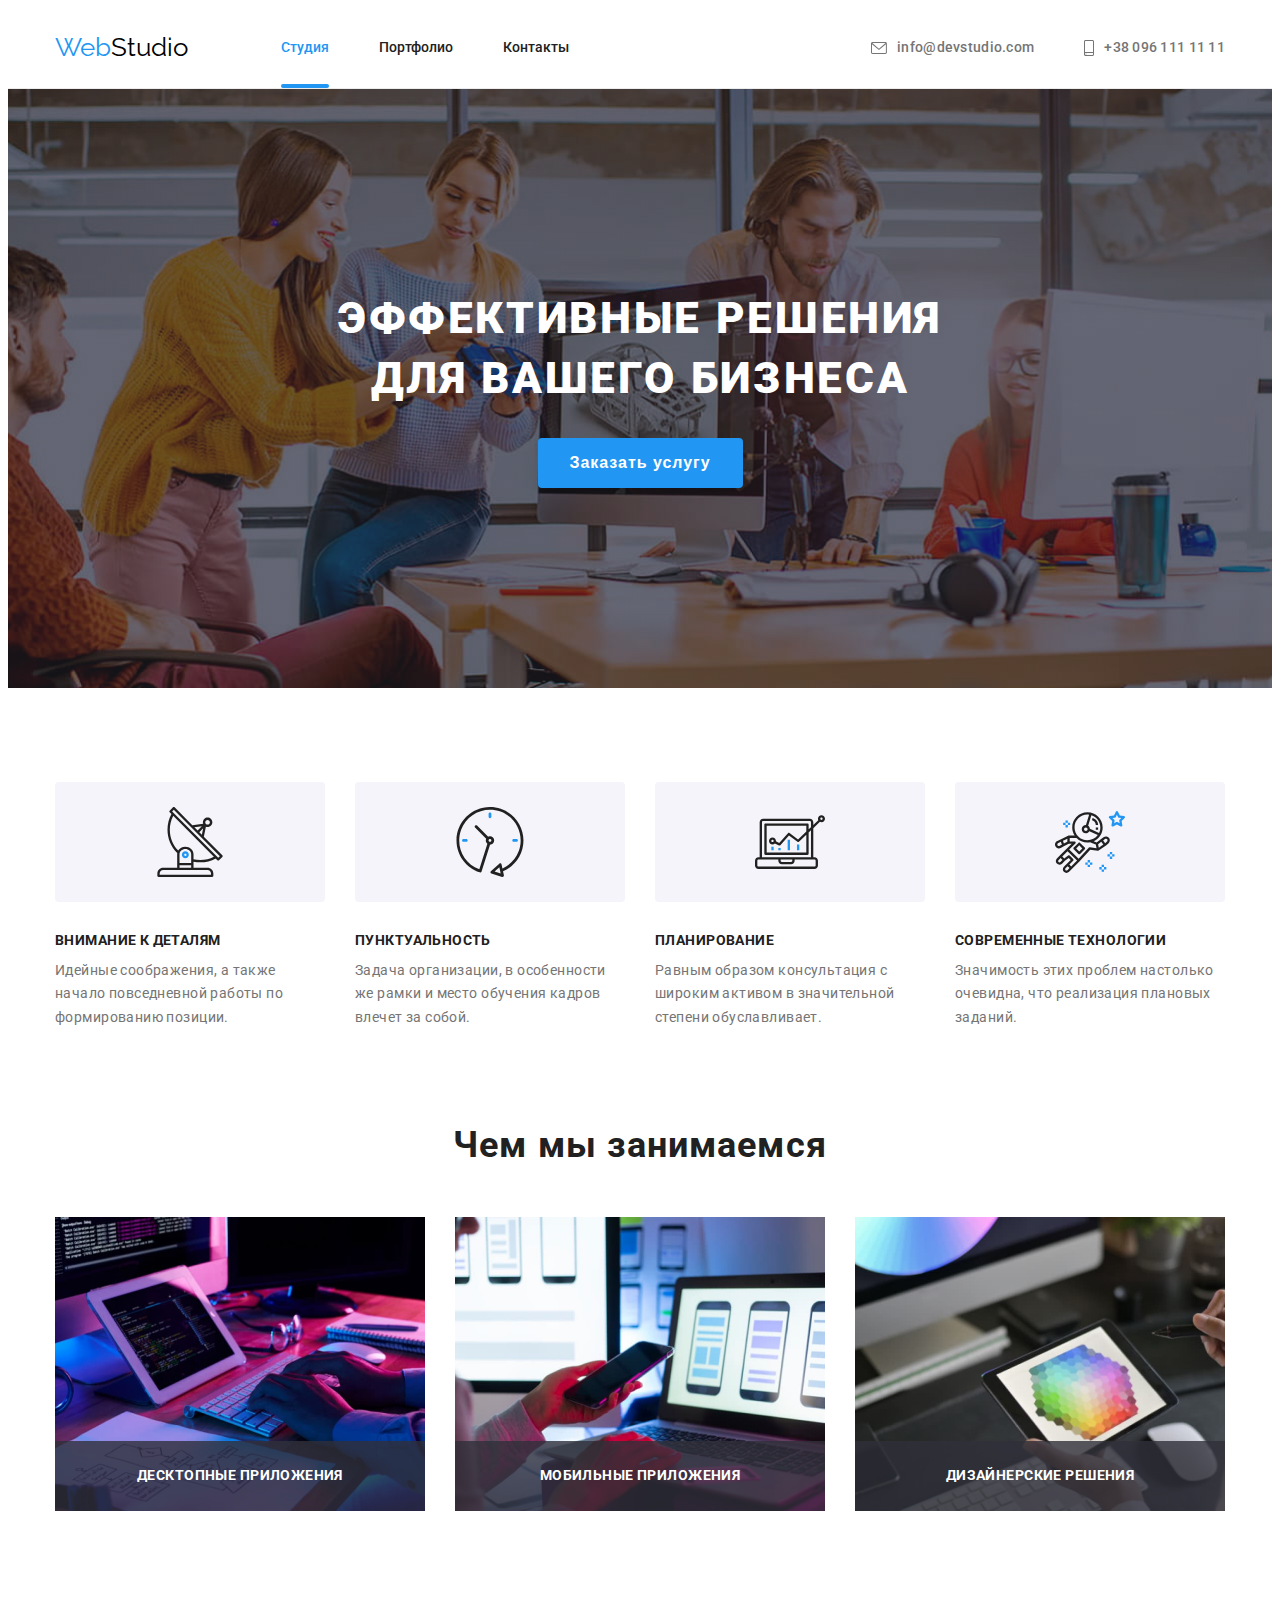
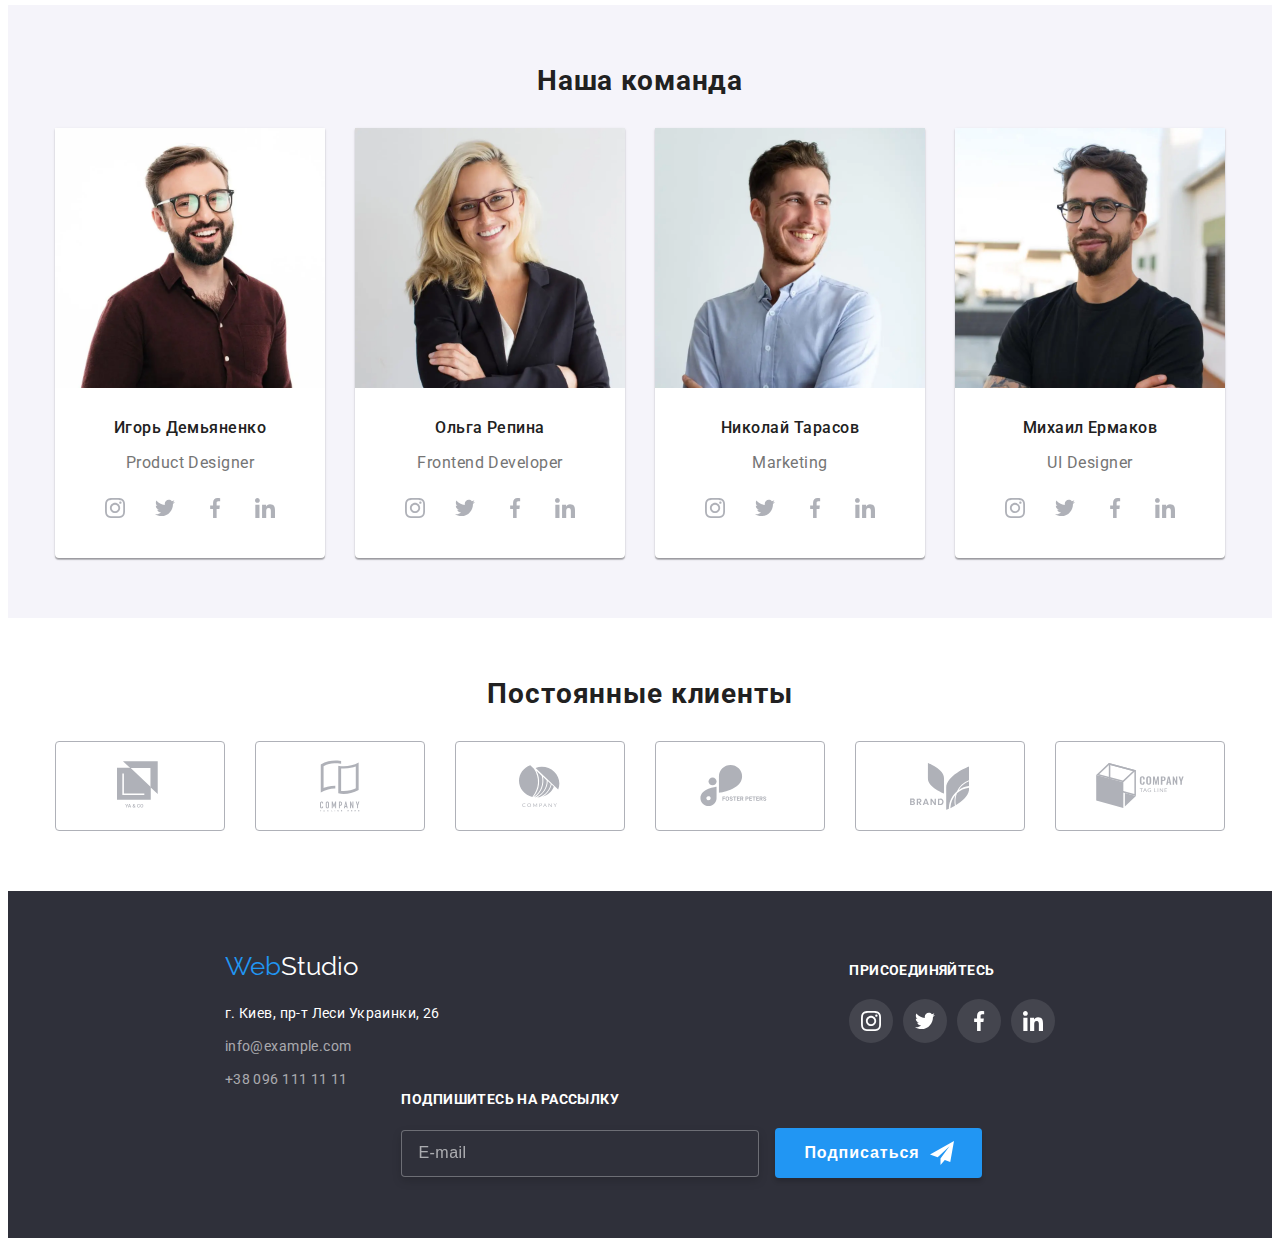
<file: index.html>
<!DOCTYPE html>
<html lang="ru">
  <head>
    <meta charset="UTF-8" />
    <meta http-equiv="X-UA-Compatible" content="IE=edge" />
    <meta name="viewport" content="width=device-width, initial-scale=1.0" />
    <link rel="preconnect" href="https://fonts.gstatic.com" />
    <link
      href="https://fonts.googleapis.com/css2?family=Raleway:wght@700&family=Roboto:wght@400;500;700;900&display=swap"
      rel="stylesheet"
    />
    <link
      rel="stylesheet"
      href="https://cdnjs.cloudflare.com/ajax/libs/modern-normalize/1.0.0/modern-normalize.min.css"
      integrity="sha512-ISS7cAi1PEhQ8jnbJpJZMd29NlhNj4AWYyLOSp2CE/CsHxTCu+r+t0D2yoJudVrd0/8fTVPUVDzY5Tvli75u/g=="
      crossorigin="anonymous"
    />
    <title>goit-markup-hw-08</title>
    <link rel="stylesheet" href="./css/main.min.css" />
  </head>
  <body>
    <!-- Modal window -->
    <div class="backdrop is-hidden" data-modal>
      <div class="modal">
        <button class="modal__btn" type="button" data-modal-close></button>
        <p class="modal__lable">Оставьте свои данные, мы вам перезвоним</p>
        <form class="modal-form">
          <div class="form-field">
            <label class="form-field__label" for="name"> Имя</label>
            <input
              class="form-field__input"
              type="text"
              name="name"
              id="name"
            />
            <svg class="form-field__icon" width="12" height="12">
              <use href="./images/icons.svg#icon-person"></use>
            </svg>
          </div>
          <div class="form-field">
            <label class="form-field__label" for="telephone">Телефон</label>
            <input
              class="form-field__input"
              type="tel"
              name="tel"
              id="telephone"
            />
            <svg class="form-field__icon" width="13" height="13">
              <use href="./images/icons.svg#icon-phone"></use>
            </svg>
          </div>
          <div class="form-field">
            <label class="form-field__label" for="mail">Почта</label>
            <input
              class="form-field__input"
              type="email"
              name="mail"
              id="mail"
            />
            <svg class="form-field__icon" width="15" height="12">
              <use href="./images/icons.svg#icon-mail"></use>
            </svg>
          </div>
          <div class="form-field form-field--margin-bottom">
            <label class="form-field__label" for="comment">Комментарий</label>
            <textarea
              class="form-field__text-area"
              name="comment"
              id="comment"
              placeholder="Введите текст"
            ></textarea>
          </div>
          <label class="form-field__checkbox-lable">
            <input class="form-field__checkbox" type="checkbox" name="policy" />
            <span class="form-field__check-box-part"></span>
            Соглашаюсь с рассылкой и принимаю
            <a href=""> Условия договора</a></label
          >
          <button class="modal-form__btn" type="submit">Отправить</button>
        </form>
      </div>
    </div>
    <!-- Header container -->
    <header class="header">
      <div class="header__container container">
        <nav class="site-nav">
          <a class="site-nav__logo" href="./index.html"
            ><span class="site-nav__logo--logo-part">Web</span>Studio
          </a>
          <ul class="site-nav site-nav--mobile list">
            <li class="site-nav__item">
              <a
                class="site-nav__link site-nav__link--current"
                href="./index.html"
                >Студия</a
              >
            </li>
            <li class="site-nav__item">
              <a class="site-nav__link" href="./portfolio.html">Портфолио</a>
            </li>
            <li class="site-nav__item">
              <a class="site-nav__link" href="">Контакты</a>
            </li>
          </ul>
        </nav>
        <ul class="header-contact list">
          <li class="header-contact__item">
            <a
              class="header-contact__link header-contact__link--top"
              href="mailto:info@devstudio.com"
              ><svg class="header-contact__icon-1">
                <use href="./images/icons.svg#icon-envelope"></use>
              </svg>
              info@devstudio.com</a
            >
          </li>
          <li class="header-contact__item">
            <a
              class="header-contact__link header-contact__link--bottom"
              href="tel:+380961111111"
            >
              <svg class="header-contact__icon-2">
                <use href="./images/icons.svg#icon-smartphone"></use>
              </svg>
              +38 096 111 11 11</a
            >
          </li>
        </ul>
        <button class="mobile-menu-btn" data-menu-button>
          <svg class="mobile-menu-icon">
            <use class="icon-menu" href="./images/icons.svg#icon-menu"></use>
            <use class="icon-close" href="./images/icons.svg#icon-close"></use>
          </svg>
        </button>
      </div>
    </header>
    <div class="mobile-menu" data-menu>
      <div class="mobile-menu-container">
        <ul class="mobile-menu-nav list">
          <li class="mobile-menu-nav__item">
            <a
              class="mobile-menu-nav__link mobile-menu-nav__link--current link"
              href="./index.html"
              >Студия</a
            >
          </li>
          <li class="mobile-menu-nav__item">
            <a class="mobile-menu-nav__link link" href="./portfolio.html"
              >Портфолио</a
            >
          </li>
          <li class="mobile-menu-nav__item">
            <a class="mobile-menu-nav__link link" href="">Контакты</a>
          </li>
        </ul>
        <ul class="mobile-menu-contact list">
          <li class="mobile-menu-contact__item">
            <a class="mobile-menu-contact__link link" href="tel:+380961111111">
              +38 096 111 11 11</a
            >
          </li>
          <li class="mobile-menu-contact__item">
            <a
              class="mobile-menu-contact__link link"
              href="mailto:info@devstudio.com"
            >
              info@devstudio.com</a
            >
          </li>
        </ul>
        <ul class="mobile-menu-social list">
          <li class="mobile-menu-social__item">
            <a class="mobile-menu-social__link link" href="#">Instagram</a>
          </li>
          <li class="mobile-menu-social__item">
            <a class="mobile-menu-social__link link" href="#">Twitter</a>
          </li>
          <li class="mobile-menu-social__item">
            <a class="mobile-menu-social__link link" href="#">Facebook</a>
          </li>
          <li class="mobile-menu-social__item">
            <a class="mobile-menu-social__link link" href="#">LinkedIn</a>
          </li>
        </ul>
      </div>
    </div>
    <!-- Main container -->
    <main>
      <section class="hero">
        <div class="hero__container">
          <h1 class="hero__lable">Эффективные решения для вашего бизнеса</h1>
          <button class="hero__btn" data-modal-open>Заказать услугу</button>
        </div>
      </section>
      <section class="principles">
        <div class="container">
          <h2 class="visually-hidden">Наши принципы</h2>
          <ul class="principles__list grid list">
            <li class="principles__item">
              <div class="principles__wrap">
                <svg class="principles-list-icon" width="70" height="70">
                  <use href="./images/icons.svg#icon-antenna"></use>
                </svg>
              </div>
              <h3 class="principles__lable">Внимание к деталям</h3>
              <p class="principles__text">
                Идейные соображения, а также начало повседневной работы по
                формированию позиции.
              </p>
            </li>
            <li class="principles__item">
              <div class="principles__wrap">
                <svg width="70" height="70">
                  <use href="./images/icons.svg#icon-clock"></use>
                </svg>
              </div>
              <h3 class="principles__lable">Пунктуальность</h3>
              <p class="principles__text">
                Задача организации, в особенности же рамки и место обучения
                кадров влечет за собой.
              </p>
            </li>
            <li class="principles__item">
              <div class="principles__wrap">
                <svg width="70" height="70">
                  <use href="./images/icons.svg#icon-diagram"></use>
                </svg>
              </div>
              <h3 class="principles__lable">Планирование</h3>
              <p class="principles__text">
                Равным образом консультация с широким активом в значительной
                степени обуславливает.
              </p>
            </li>
            <li class="principles__item">
              <div class="principles__wrap">
                <svg width="70" height="70">
                  <use href="./images/icons.svg#icon-astronaut"></use>
                </svg>
              </div>
              <h3 class="principles__lable">Современные технологии</h3>
              <p class="principles__text">
                Значимость этих проблем настолько очевидна, что реализация
                плановых заданий.
              </p>
            </li>
          </ul>
        </div>
      </section>
      <section class="directions">
        <div class="container">
          <h2 class="directions__lable">Чем мы занимаемся</h2>
          <ul class="directions__grid list">
            <li class="directions__item">
              <img src="./images/photo1.jpg" alt="Написание кода" width="370" />
              <p class="directions__img-lable">Десктопные приложения</p>
            </li>
            <li class="directions__item">
              <img
                src="./images/photo2.jpg"
                alt="Адаптивная вёрстка"
                width="370"
              />
              <p class="directions__img-lable">Мобильные приложения</p>
            </li>
            <li class="directions__item">
              <img
                src="./images/photo3.jpg"
                alt="Создание дизайна"
                width="370"
              />
              <p class="directions__img-lable">Дизайнерские решения</p>
            </li>
          </ul>
        </div>
      </section>
      <section class="team">
        <div class="container">
          <h2 class="team__lable">Наша команда</h2>
          <ul class="card-set grid list">
            <li class="card-set__item">
              <picture>
                <source
                  srcset="
                    ./images/desctop/team/product_designer-desctop.webp    1x,
                    ./images/desctop/team/product_designer@2x-desctop.webp 2x
                  "
                  type="image/webp"
                  media="(min-width: 1200px)"
                />
                <source
                  srcset="
                    ./images/tablet/team/product_designer-tablet.webp    1x,
                    ./images/tablet/team/product_designer@2x-tablet.webp 2x
                  "
                  type="image/webp"
                  media="(min-width: 768px)"
                />
                <source
                  srcset="
                    ./images/mobile/team/product_designer-mobile.webp    1x,
                    ./images/mobile/team/product_designer@2x-mobile.webp 2x
                  "
                  type="image/webp"
                  media="(max-width: 767px)"
                />

                <source
                  srcset="
                    ./images/desctop/team/product_designer-desctop.jpg    1x,
                    ./images/desctop/team/product_designer@2x-desctop.jpg 2x
                  "
                  media="(min-width: 1200px)"
                />
                <source
                  srcset="
                    ./images/tablet/team/product_designer-tablet.jpg    1x,
                    ./images/tablet/team/product_designer@2x-tablet.jpg 2x
                  "
                  media="(min-width: 768px)"
                />
                <source
                  srcset="
                    ./images/mobile/team/product_designer-mobile.jpg    1x,
                    ./images/mobile/team/product_designer@2x-mobile.jpg 2x
                  "
                  media="(max-width: 767px)"
                />
                <img
                  src="./images/desctop/team/product_designer-desctop.jpg"
                  alt="Product Designer"
                  width="450"
                />
              </picture>
              <div class="card-set__wrap">
                <h3 class="card-set__lable">Игорь Демьяненко</h3>
                <p class="card-set__text" lang="en">Product Designer</p>
                <ul class="card-set-bottom__list list">
                  <li class="card-set-bottom__item">
                    <a class="card-set-bottom__link" href="#">
                      <svg class="card-set-bottom__icon">
                        <use href="./images/icons.svg#icon-instagram"></use>
                      </svg>
                    </a>
                  </li>
                  <li class="card-set-bottom__item">
                    <a class="card-set-bottom__link" href="#">
                      <svg class="card-set-bottom__icon">
                        <use href="./images/icons.svg#icon-twitter"></use>
                      </svg>
                    </a>
                  </li>
                  <li class="card-set-bottom__item">
                    <a class="card-set-bottom__link" href="#">
                      <svg class="card-set-bottom__icon">
                        <use href="./images/icons.svg#icon-facebook"></use>
                      </svg>
                    </a>
                  </li>
                  <li class="card-set-bottom__item">
                    <a class="card-set-bottom__link" href="#">
                      <svg class="card-set-bottom__icon">
                        <use href="./images/icons.svg#icon-linkedin"></use>
                      </svg>
                    </a>
                  </li>
                </ul>
              </div>
            </li>
            <li class="card-set__item">
              <picture>
                <source
                  srcset="
                    ./images/desctop/team/frontend_developer-desctop.webp    1x,
                    ./images/desctop/team/frontend_developer@2x-desctop.webp 2x
                  "
                  type="image/webp"
                  media="(min-width: 1200px)"
                />
                <source
                  srcset="
                    ./images/tablet/team/frontend_developer-tablet.webp    1x,
                    ./images/tablet/team/frontend_developer@2x-tablet.webp 2x
                  "
                  type="image/webp"
                  media="(min-width: 768px)"
                />
                <source
                  srcset="
                    ./images/mobile/team/frontend_developer-mobile.webp    1x,
                    ./images/mobile/team/frontend_developer@2x-mobile.webp 2x
                  "
                  type="image/webp"
                  media="(max-width: 767px)"
                />

                <source
                  srcset="
                    ./images/desctop/team/frontend_developer-desctop.jpg    1x,
                    ./images/desctop/team/frontend_developer@2x-desctop.jpg 2x
                  "
                  media="(min-width: 1200px)"
                />
                <source
                  srcset="
                    ./images/tablet/team/frontend_developer-tablet.jpg    1x,
                    ./images/tablet/team/frontend_developer@2x-tablet.jpg 2x
                  "
                  media="(min-width: 768px)"
                />
                <source
                  srcset="
                    ./images/mobile/team/frontend_developer-mobile.jpg    1x,
                    ./images/mobile/team/frontend_developer@2x-mobile.jpg 2x
                  "
                  media="(max-width: 767px)"
                />
                <img
                  src="./images/desctop/team/frontend_developer-desctop.jpg"
                  alt="Frontend Developer"
                  width="450"
                />
              </picture>
              <div class="card-set__wrap">
                <h3 class="card-set__lable">Ольга Репина</h3>
                <p class="card-set__text" lang="en">Frontend Developer</p>
                <ul class="card-set-bottom__list list">
                  <li class="card-set-bottom__item">
                    <a class="card-set-bottom__link" href="#">
                      <svg class="card-set-bottom__icon">
                        <use href="./images/icons.svg#icon-instagram"></use>
                      </svg>
                    </a>
                  </li>
                  <li class="card-set-bottom__item">
                    <a class="card-set-bottom__link" href="#">
                      <svg class="card-set-bottom__icon">
                        <use href="./images/icons.svg#icon-twitter"></use>
                      </svg>
                    </a>
                  </li>
                  <li class="card-set-bottom__item">
                    <a class="card-set-bottom__link" href="#">
                      <svg class="card-set-bottom__icon">
                        <use href="./images/icons.svg#icon-facebook"></use>
                      </svg>
                    </a>
                  </li>
                  <li class="card-set-bottom__item">
                    <a class="card-set-bottom__link" href="#">
                      <svg class="card-set-bottom__icon">
                        <use href="./images/icons.svg#icon-linkedin"></use>
                      </svg>
                    </a>
                  </li>
                </ul>
              </div>
            </li>
            <li class="card-set__item">
              <picture>
                <source
                  srcset="
                    ./images/desctop/team/marketing-desctop.webp    1x,
                    ./images/desctop/team/marketing@2x-desctop.webp 2x
                  "
                  type="image/webp"
                  media="(min-width: 1200px)"
                />
                <source
                  srcset="
                    ./images/tablet/team/marketing-tablet.webp    1x,
                    ./images/tablet/team/marketing@2x-tablet.webp 2x
                  "
                  type="image/webp"
                  media="(min-width: 768px)"
                />
                <source
                  srcset="
                    ./images/mobile/team/marketing-mobile.webp    1x,
                    ./images/mobile/team/marketing@2x-mobile.webp 2x
                  "
                  type="image/webp"
                  media="(max-width: 767px)"
                />

                <source
                  srcset="
                    ./images/desctop/team/marketing-desctop.jpg    1x,
                    ./images/desctop/team/marketing@2x-desctop.jpg 2x
                  "
                  media="(min-width: 1200px)"
                />
                <source
                  srcset="
                    ./images/tablet/team/marketing-tablet.jpg    1x,
                    ./images/tablet/team/marketing@2x-tablet.jpg 2x
                  "
                  media="(min-width: 768px)"
                />
                <source
                  srcset="
                    ./images/mobile/team/marketing-mobile.jpg    1x,
                    ./images/mobile/team/marketing@2x-mobile.jpg 2x
                  "
                  media="(max-width: 767px)"
                />
                <img
                  src="./images/desctop/team/marketing-desctop.jpg"
                  alt="Marketing"
                  width="450"
                />
              </picture>
              <div class="card-set__wrap">
                <h3 class="card-set__lable">Николай Тарасов</h3>
                <p class="card-set__text" lang="en">Marketing</p>
                <ul class="card-set-bottom__list list">
                  <li class="card-set-bottom__item">
                    <a class="card-set-bottom__link" href="#">
                      <svg class="card-set-bottom__icon">
                        <use href="./images/icons.svg#icon-instagram"></use>
                      </svg>
                    </a>
                  </li>
                  <li class="card-set-bottom__item">
                    <a class="card-set-bottom__link" href="#">
                      <svg class="card-set-bottom__icon">
                        <use href="./images/icons.svg#icon-twitter"></use>
                      </svg>
                    </a>
                  </li>
                  <li class="card-set-bottom__item">
                    <a class="card-set-bottom__link" href="#">
                      <svg class="card-set-bottom__icon">
                        <use href="./images/icons.svg#icon-facebook"></use>
                      </svg>
                    </a>
                  </li>
                  <li class="card-set-bottom__item">
                    <a class="card-set-bottom__link" href="#">
                      <svg class="card-set-bottom__icon">
                        <use href="./images/icons.svg#icon-linkedin"></use>
                      </svg>
                    </a>
                  </li>
                </ul>
              </div>
            </li>
            <li class="card-set__item">
              <picture>
                <source
                  srcset="
                    ./images/desctop/team/ui_designer-desctop.webp    1x,
                    ./images/desctop/team/ui_designer@2x-desctop.webp 2x
                  "
                  type="image/webp"
                  media="(min-width: 1200px)"
                />
                <source
                  srcset="
                    ./images/tablet/team/ui_designer-tablet.webp    1x,
                    ./images/tablet/team/ui_designer@2x-tablet.webp 2x
                  "
                  type="image/webp"
                  media="(min-width: 768px)"
                />
                <source
                  srcset="
                    ./images/mobile/team/ui_designer-mobile.webp    1x,
                    ./images/mobile/team/ui_designer@2x-mobile.webp 2x
                  "
                  type="image/webp"
                  media="(max-width: 767px)"
                />

                <source
                  srcset="
                    ./images/desctop/team/ui_designer-desctop.jpg    1x,
                    ./images/desctop/team/ui_designer@2x-desctop.jpg 2x
                  "
                  media="(min-width: 1200px)"
                />
                <source
                  srcset="
                    ./images/tablet/team/ui_designer-tablet.jpg    1x,
                    ./images/tablet/team/ui_designer@2x-tablet.jpg 2x
                  "
                  media="(min-width: 768px)"
                />
                <source
                  srcset="
                    ./images/mobile/team/ui_designer-mobile.jpg    1x,
                    ./images/mobile/team/ui_designer@2x-mobile.jpg 2x
                  "
                  media="(max-width: 767px)"
                />
                <img
                  src="./images/desctop/team/ui_designer-desctop.jpg"
                  alt="UI Designer"
                  width="450"
                />
              </picture>
              <div class="card-set__wrap">
                <h3 class="card-set__lable">Михаил Ермаков</h3>
                <p class="card-set__text" lang="en">UI Designer</p>
                <ul class="card-set-bottom__list list">
                  <li class="card-set-bottom__item">
                    <a class="card-set-bottom__link" href="#">
                      <svg class="card-set-bottom__icon">
                        <use href="./images/icons.svg#icon-instagram"></use>
                      </svg>
                    </a>
                  </li>
                  <li class="card-set-bottom__item">
                    <a class="card-set-bottom__link" href="#">
                      <svg class="card-set-bottom__icon">
                        <use href="./images/icons.svg#icon-twitter"></use>
                      </svg>
                    </a>
                  </li>
                  <li class="card-set-bottom__item">
                    <a class="card-set-bottom__link" href="#">
                      <svg class="card-set-bottom__icon">
                        <use href="./images/icons.svg#icon-facebook"></use>
                      </svg>
                    </a>
                  </li>
                  <li class="card-set-bottom__item">
                    <a class="card-set-bottom__link" href="#">
                      <svg class="card-set-bottom__icon">
                        <use href="./images/icons.svg#icon-linkedin"></use>
                      </svg>
                    </a>
                  </li>
                </ul>
              </div>
            </li>
          </ul>
        </div>
      </section>
      <section class="clients">
        <div class="container">
          <h2 class="clients__lable">Постоянные клиенты</h2>
          <ul class="grid list">
            <li class="grid__item clients__item">
              <a href="#" class="clients__link">
                <svg class="clients__icon" width="45" height="50">
                  <use href="./images/icons.svg#icon-logo"></use>
                </svg>
              </a>
            </li>
            <li class="grid__item clients__item">
              <a href="#" class="clients__link">
                <svg class="clients__icon" width="40" height="52">
                  <use href="./images/icons.svg#icon-logo-2"></use>
                </svg>
              </a>
            </li>
            <li class="grid__item clients__item">
              <a href="#" class="clients__link">
                <svg class="clients__icon" width="41" height="42.6">
                  <use href="./images/icons.svg#icon-logo-3"></use>
                </svg>
              </a>
            </li>
            <li class="grid__item clients__item">
              <a href="#" class="clients__link">
                <svg class="clients__icon" width="79.66" height="42.02">
                  <use href="./images/icons.svg#icon-logo-4"></use>
                </svg>
              </a>
            </li>
            <li class="grid__item clients__item">
              <a href="#" class="clients__link">
                <svg class="clients__icon" width="59" height="47">
                  <use href="./images/icons.svg#icon-logo-5"></use>
                </svg>
              </a>
            </li>
            <li class="grid__item clients__item">
              <a href="#" class="clients__link">
                <svg class="clients__icon" width="88.48" height="45.44">
                  <use href="./images/icons.svg#icon-logo-6"></use>
                </svg>
              </a>
            </li>
          </ul>
        </div>
      </section>
    </main>
    <!-- Footer container -->
    <footer class="footer">
      <div class="footer-container container">
        <div class="footer-adress-container">
          <a class="footer-logo" href="./index.html"
            ><span class="footer-logo__part">Web</span>Studio</a
          >
          <address class="footer-adress">
            <ul class="list">
              <li class="footer-adress__item">
                г. Киев, пр-т Леси Украинки, 26
              </li>
              <li class="footer-adress__item">
                <a class="footer-adress__link" href="mailto:info@example.com"
                  >info@example.com</a
                >
              </li>
              <li class="footer-adress__item">
                <a class="footer-adress__link" href="tel:+380961111111"
                  >+38 096 111 11 11</a
                >
              </li>
            </ul>
          </address>
        </div>
        <div class="footer-social">
          <h3 class="footer-social__label">присоединяйтесь</h3>
          <ul class="footer-social__list list">
            <li class="footer-social__item">
              <a class="footer-social__link" href="#">
                <svg class="footer-social__icon">
                  <use href="./images/icons.svg#icon-instagram"></use>
                </svg>
              </a>
            </li>
            <li class="footer-social__item">
              <a class="footer-social__link" href="#">
                <svg class="footer-social__icon">
                  <use href="./images/icons.svg#icon-twitter"></use>
                </svg>
              </a>
            </li>
            <li class="footer-social__item">
              <a class="footer-social__link" href="#">
                <svg class="footer-social__icon">
                  <use href="./images/icons.svg#icon-facebook"></use>
                </svg>
              </a>
            </li>
            <li class="footer-social__item">
              <a class="footer-social__link" href="#">
                <svg class="footer-social__icon">
                  <use href="./images/icons.svg#icon-linkedin"></use>
                </svg>
              </a>
            </li>
          </ul>
        </div>
        <div class="footer-form">
          <h3 class="footer-form__label">Подпишитесь на рассылку</h3>
          <form>
            <label>
              <input
                class="footer-form__input"
                type="email"
                name="email"
                placeholder="E-mail"
              />
            </label>
            <button class="footer-form__btn" type="submit">Подписаться</button>
          </form>
        </div>
      </div>
    </footer>
    <script src="./js/menu.js"></script>
    <script src="./js/modal.js"></script>
  </body>
</html>
</file>
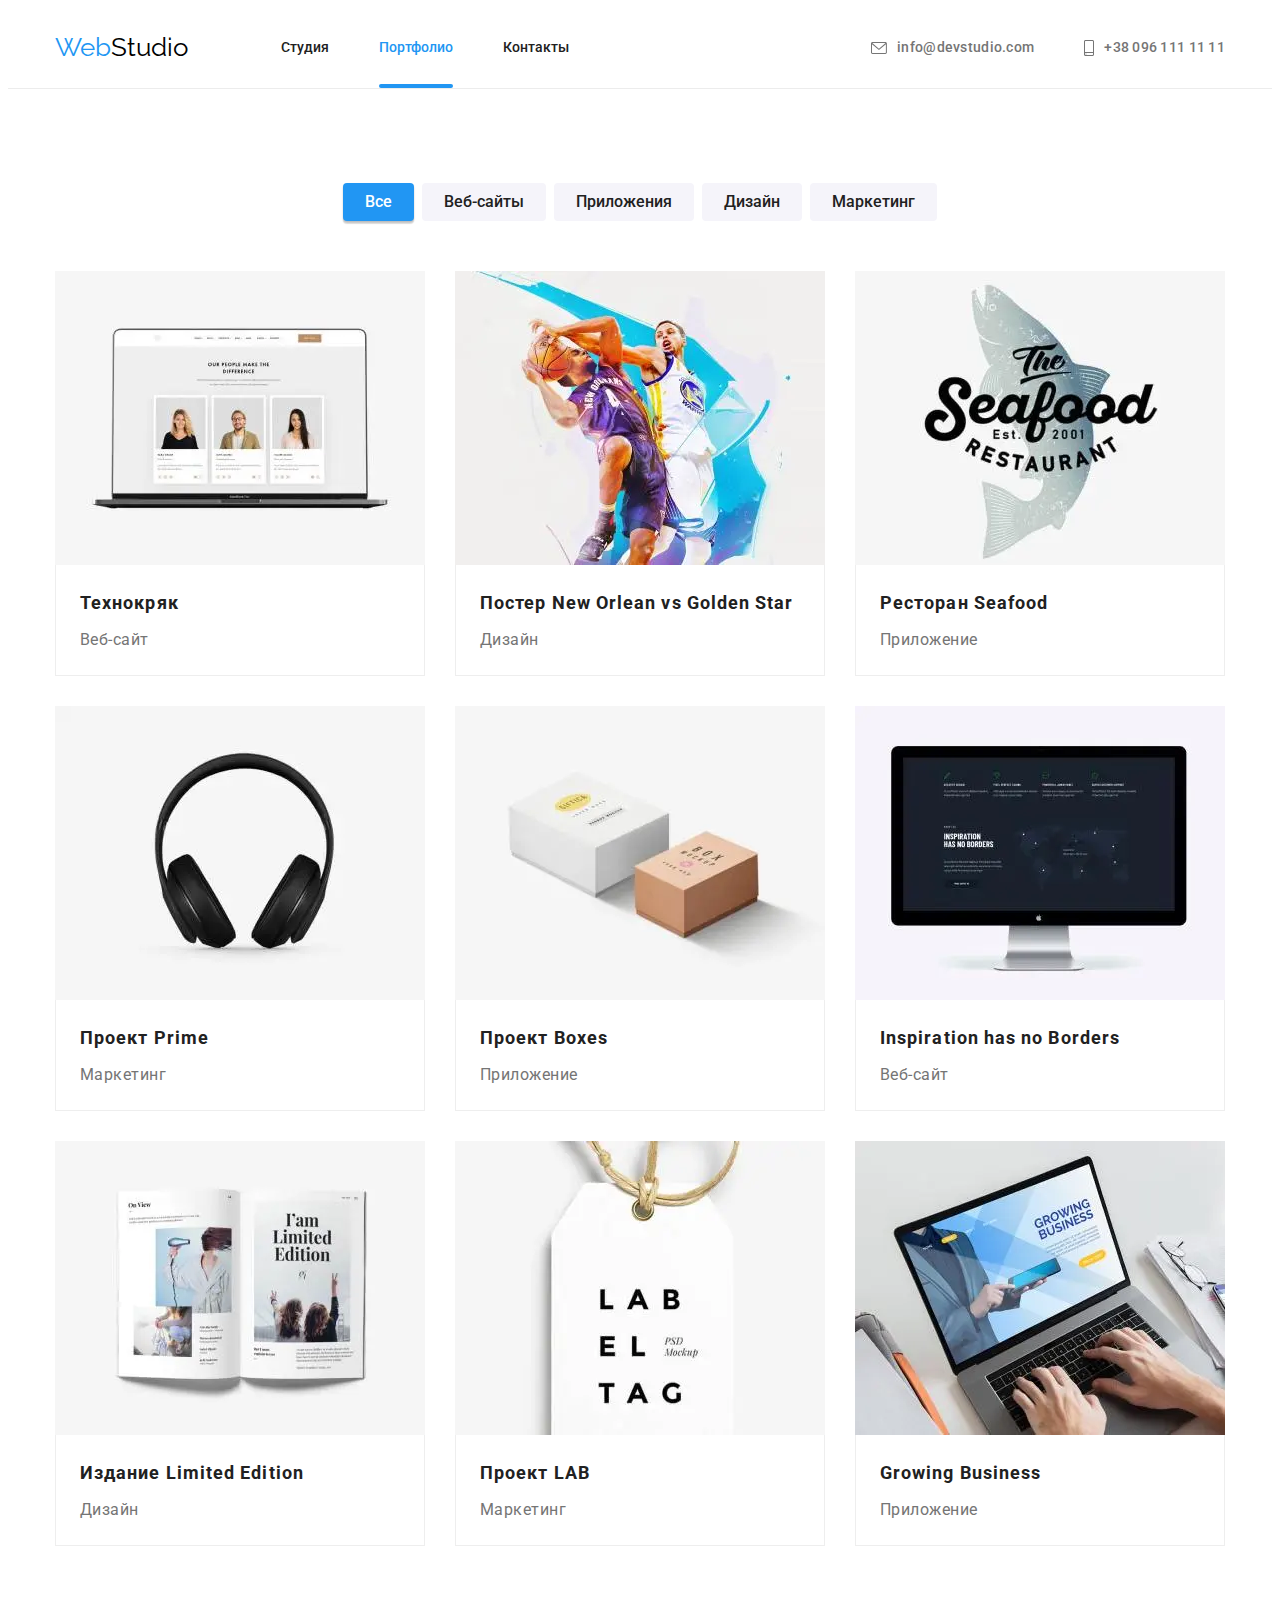
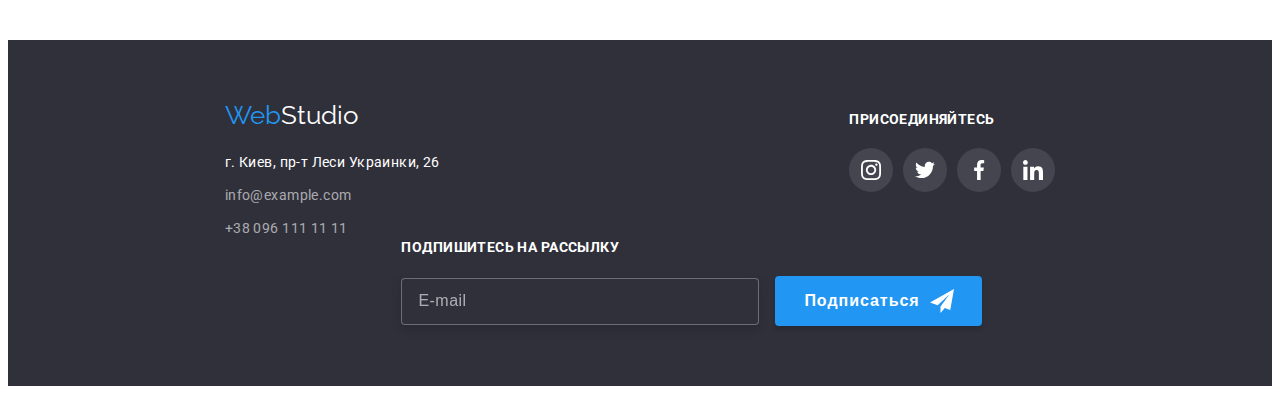
<file: portfolio.html>
<!DOCTYPE html>
<html lang="ru">
  <head>
    <meta charset="UTF-8" />
    <meta http-equiv="X-UA-Compatible" content="IE=edge" />
    <meta name="viewport" content="width=device-width, initial-scale=1.0" />
    <link rel="preconnect" href="https://fonts.gstatic.com" />
    <link
      href="https://fonts.googleapis.com/css2?family=Raleway:wght@700&family=Roboto:wght@400;500;700;900&display=swap"
      rel="stylesheet"
    />
    <link
      rel="stylesheet"
      href="https://cdnjs.cloudflare.com/ajax/libs/modern-normalize/1.0.0/modern-normalize.min.css"
      integrity="sha512-ISS7cAi1PEhQ8jnbJpJZMd29NlhNj4AWYyLOSp2CE/CsHxTCu+r+t0D2yoJudVrd0/8fTVPUVDzY5Tvli75u/g=="
      crossorigin="anonymous"
    />
    <title>Portfolio</title>
    <link rel="stylesheet" href="./css/main.min.css" />
  </head>
  <body>
    <!-- Header container -->
    <header class="header">
      <div class="header__container container">
        <nav class="site-nav">
          <a class="site-nav__logo" href="./index.html"
            ><span class="site-nav__logo--logo-part">Web</span>Studio
          </a>
          <ul class="site-nav site-nav--mobile list">
            <li class="site-nav__item">
              <a class="site-nav__link" href="./index.html">Студия</a>
            </li>
            <li class="site-nav__item">
              <a
                class="site-nav__link site-nav__link--current"
                href="./portfolio.html"
                >Портфолио</a
              >
            </li>
            <li class="site-nav__item">
              <a class="site-nav__link" href="">Контакты</a>
            </li>
          </ul>
        </nav>
        <ul class="header-contact list">
          <li class="header-contact__item">
            <a
              class="header-contact__link header-contact__link--top"
              href="mailto:info@devstudio.com"
              ><svg class="header-contact__icon-1">
                <use href="./images/icons.svg#icon-envelope"></use>
              </svg>
              info@devstudio.com</a
            >
          </li>
          <li class="header-contact__item">
            <a
              class="header-contact__link header-contact__link--bottom"
              href="tel:+380961111111"
            >
              <svg class="header-contact__icon-2">
                <use href="./images/icons.svg#icon-smartphone"></use>
              </svg>
              +38 096 111 11 11</a
            >
          </li>
        </ul>
        <button class="mobile-menu-btn" data-menu-button>
          <svg class="mobile-menu-icon">
            <use class="icon-menu" href="./images/icons.svg#icon-menu"></use>
            <use class="icon-close" href="./images/icons.svg#icon-close"></use>
          </svg>
        </button>
      </div>
    </header>
    <div class="mobile-menu" data-menu>
      <div class="mobile-menu-container">
        <ul class="mobile-menu-nav list">
          <li class="mobile-menu-nav__item">
            <a class="mobile-menu-nav__link link" href="./index.html">Студия</a>
          </li>
          <li class="mobile-menu-nav__item">
            <a
              class="mobile-menu-nav__link mobile-menu-nav__link--current link"
              href="./portfolio.html"
              >Портфолио</a
            >
          </li>
          <li class="mobile-menu-nav__item">
            <a class="mobile-menu-nav__link link" href="">Контакты</a>
          </li>
        </ul>
        <ul class="mobile-menu-contact list">
          <li class="mobile-menu-contact__item">
            <a class="mobile-menu-contact__link link" href="tel:+380961111111">
              +38 096 111 11 11</a
            >
          </li>
          <li class="mobile-menu-contact__item">
            <a
              class="mobile-menu-contact__link link"
              href="mailto:info@devstudio.com"
            >
              info@devstudio.com</a
            >
          </li>
        </ul>
        <ul class="mobile-menu-social list">
          <li class="mobile-menu-social__item">
            <a class="mobile-menu-social__link link" href="#">Instagram</a>
          </li>
          <li class="mobile-menu-social__item">
            <a class="mobile-menu-social__link link" href="#">Twitter</a>
          </li>
          <li class="mobile-menu-social__item">
            <a class="mobile-menu-social__link link" href="#">Facebook</a>
          </li>
          <li class="mobile-menu-social__item">
            <a class="mobile-menu-social__link link" href="#">LinkedIn</a>
          </li>
        </ul>
      </div>
    </div>
    <!-- Main container -->
    <main>
      <section class="portfolio">
        <div class="container">
          <h1 class="visually-hidden">Наши проекты</h1>
          <ul class="portfolio-filter list">
            <li class="portfolio-filter__item">
              <button class="portfolio-filter__btn btn--accent" type="button">
                Все
              </button>
            </li>
            <li class="portfolio-filter__item">
              <button class="portfolio-filter__btn" type="button">
                Веб-сайты
              </button>
            </li>
            <li class="portfolio-filter__item">
              <button class="portfolio-filter__btn" type="button">
                Приложения
              </button>
            </li>
            <li class="portfolio-filter__item">
              <button class="portfolio-filter__btn" type="button">
                Дизайн
              </button>
            </li>
            <li class="portfolio-filter__item">
              <button class="portfolio-filter__btn" type="button">
                Маркетинг
              </button>
            </li>
          </ul>
          <ul class="grid list">
            <li class="portfolio-grid__item">
              <a class="portfolio-grid__link" href="#">
                <div class="portfolio-grid-overlay">
                  <picture>
                    <source
                      srcset="
                        ./images/desctop/portfolio/img-desctop.webp    1x,
                        ./images/desctop/portfolio/img@2x-desctop.webp 2x
                      "
                      type="image/webp"
                      media="(min-width: 1200px)"
                    />
                    <source
                      srcset="
                        ./images/tablet/portfolio/img-tablet.webp    1x,
                        ./images/tablet/portfolio/img@2x-tablet.webp 2x
                      "
                      type="image/webp"
                      media="(min-width: 768px)"
                    />
                    <source
                      srcset="
                        ./images/mobile/portfolio/img-mobile.webp    1x,
                        ./images/mobile/portfolio/img@2x-mobile.webp 2x
                      "
                      type="image/webp"
                      media="(max-width: 767px)"
                    />

                    <source
                      srcset="
                        ./images/desctop/portfolio/img-desctop.jpg    1x,
                        ./images/desctop/portfolio/img@2x-desctop.jpg 2x
                      "
                      media="(min-width: 1200px)"
                    />
                    <source
                      srcset="
                        ./images/tablet/portfolio/img-tablet.jpg    1x,
                        ./images/tablet/portfolio/img@2x-tablet.jpg 2x
                      "
                      media="(min-width: 768px)"
                    />
                    <source
                      srcset="
                        ./images/mobile/portfolio/img-mobile.jpg    1x,
                        ./images/mobile/portfolio/img@2x-mobile.jpg 2x
                      "
                      media="(max-width: 767px)"
                    />
                    <img
                      src="./images/desctop/portfolio/img-desctop.jpg"
                      alt="Технокряк"
                      width="450"
                    />
                  </picture>
                  <p class="portfolio-grid-overlay__text">
                    Технокряк это современная площадка распространения
                    коронавируса. Компании используют эту платформу для
                    цифрового шпионажа и атак на защищённые сервера конкурентов.
                  </p>
                </div>
                <div
                  class="portfolio-grid-bottom portfolio-grid-bottom-padding-bottom"
                >
                  <h2 class="portfolio-grid-bottom__lable">Технокряк</h2>
                  <p class="portfolio-grid-bottom__text">Веб-сайт</p>
                </div>
              </a>
            </li>
            <li class="portfolio-grid__item">
              <a class="portfolio-grid__link" href="#">
                <div class="portfolio-grid-overlay">
                  <picture>
                    <source
                      srcset="
                        ./images/desctop/portfolio/img-2-desctop.webp    1x,
                        ./images/desctop/portfolio/img-2@2x-desctop.webp 2x
                      "
                      type="image/webp"
                      media="(min-width: 1200px)"
                    />
                    <source
                      srcset="
                        ./images/tablet/portfolio/img-2-tablet.webp    1x,
                        ./images/tablet/portfolio/img-2@2x-tablet.webp 2x
                      "
                      type="image/webp"
                      media="(min-width: 768px)"
                    />
                    <source
                      srcset="
                        ./images/mobile/portfolio/img-2-mobile.webp    1x,
                        ./images/mobile/portfolio/img-2@2x-mobile.webp 2x
                      "
                      type="image/webp"
                      media="(max-width: 767px)"
                    />

                    <source
                      srcset="
                        ./images/desctop/portfolio/img-2-desctop.jpg    1x,
                        ./images/desctop/portfolio/img-2@2x-desctop.jpg 2x
                      "
                      media="(min-width: 1200px)"
                    />
                    <source
                      srcset="
                        ./images/tablet/portfolio/img-2-tablet.jpg    1x,
                        ./images/tablet/portfolio/img-2@2x-tablet.jpg 2x
                      "
                      media="(min-width: 768px)"
                    />
                    <source
                      srcset="
                        ./images/mobile/portfolio/img-2-mobile.jpg    1x,
                        ./images/mobile/portfolio/img-2@2x-mobile.jpg 2x
                      "
                      media="(max-width: 767px)"
                    />
                    <img
                      src="./images/desctop/portfolio/img-2-desctop.jpg"
                      alt="Постер New Orlean vs Golden Star"
                      width="450"
                    />
                  </picture>
                  <p class="portfolio-grid-overlay__text">
                    Технокряк это современная площадка распространения
                    коронавируса. Компании используют эту платформу для
                    цифрового шпионажа и атак на защищённые сервера конкурентов.
                  </p>
                </div>
                <div class="portfolio-grid-bottom">
                  <h2 class="portfolio-grid-bottom__lable">
                    Постер New Orlean vs Golden Star
                  </h2>
                  <p class="portfolio-grid-bottom__text">Дизайн</p>
                </div>
              </a>
            </li>
            <li class="portfolio-grid__item">
              <a class="portfolio-grid__link" href="#">
                <div class="portfolio-grid-overlay">
                  <picture>
                    <source
                      srcset="
                        ./images/desctop/portfolio/img-3-desctop.webp    1x,
                        ./images/desctop/portfolio/img-3@2x-desctop.webp 2x
                      "
                      type="image/webp"
                      media="(min-width: 1200px)"
                    />
                    <source
                      srcset="
                        ./images/tablet/portfolio/img-3-tablet.webp    1x,
                        ./images/tablet/portfolio/img-3@2x-tablet.webp 2x
                      "
                      type="image/webp"
                      media="(min-width: 768px)"
                    />
                    <source
                      srcset="
                        ./images/mobile/portfolio/img-3-mobile.webp    1x,
                        ./images/mobile/portfolio/img-3@2x-mobile.webp 2x
                      "
                      type="image/webp"
                      media="(max-width: 767px)"
                    />

                    <source
                      srcset="
                        ./images/desctop/portfolio/img-3-desctop.jpg    1x,
                        ./images/desctop/portfolio/img-3@2x-desctop.jpg 2x
                      "
                      media="(min-width: 1200px)"
                    />
                    <source
                      srcset="
                        ./images/tablet/portfolio/img-3-tablet.jpg    1x,
                        ./images/tablet/portfolio/img-3@2x-tablet.jpg 2x
                      "
                      media="(min-width: 768px)"
                    />
                    <source
                      srcset="
                        ./images/mobile/portfolio/img-3-mobile.jpg    1x,
                        ./images/mobile/portfolio/img-3@2x-mobile.jpg 2x
                      "
                      media="(max-width: 767px)"
                    />
                    <img
                      src="./images/desctop/portfolio/img-3-desctop.jpg"
                      alt="Ресторан Seafood"
                      width="450"
                    />
                  </picture>
                  <p class="portfolio-grid-overlay__text">
                    Технокряк это современная площадка распространения
                    коронавируса. Компании используют эту платформу для
                    цифрового шпионажа и атак на защищённые сервера конкурентов.
                  </p>
                </div>
                <div class="portfolio-grid-bottom">
                  <h2 class="portfolio-grid-bottom__lable">Ресторан Seafood</h2>
                  <p class="portfolio-grid-bottom__text">Приложение</p>
                </div>
              </a>
            </li>
            <li class="portfolio-grid__item">
              <a class="portfolio-grid__link" href="#">
                <div class="portfolio-grid-overlay">
                  <picture>
                    <source
                      srcset="
                        ./images/desctop/portfolio/img-4-desctop.webp    1x,
                        ./images/desctop/portfolio/img-4@2x-desctop.webp 2x
                      "
                      type="image/webp"
                      media="(min-width: 1200px)"
                    />
                    <source
                      srcset="
                        ./images/tablet/portfolio/img-4-tablet.webp    1x,
                        ./images/tablet/portfolio/img-4@2x-tablet.webp 2x
                      "
                      type="image/webp"
                      media="(min-width: 768px)"
                    />
                    <source
                      srcset="
                        ./images/mobile/portfolio/img-4-mobile.webp    1x,
                        ./images/mobile/portfolio/img-4@2x-mobile.webp 2x
                      "
                      type="image/webp"
                      media="(max-width: 767px)"
                    />

                    <source
                      srcset="
                        ./images/desctop/portfolio/img-4-desctop.jpg    1x,
                        ./images/desctop/portfolio/img-4@2x-desctop.jpg 2x
                      "
                      media="(min-width: 1200px)"
                    />
                    <source
                      srcset="
                        ./images/tablet/portfolio/img-4-tablet.jpg    1x,
                        ./images/tablet/portfolio/img-4@2x-tablet.jpg 2x
                      "
                      media="(min-width: 768px)"
                    />
                    <source
                      srcset="
                        ./images/mobile/portfolio/img-4-mobile.jpg    1x,
                        ./images/mobile/portfolio/img-4@2x-mobile.jpg 2x
                      "
                      media="(max-width: 767px)"
                    />

                    <img
                      src="./images/desctop/portfolio/img-4-desctop.jpg"
                      alt="Проект Prime"
                      width="450"
                    />
                  </picture>
                  <p class="portfolio-grid-overlay__text">
                    Технокряк это современная площадка распространения
                    коронавируса. Компании используют эту платформу для
                    цифрового шпионажа и атак на защищённые сервера конкурентов.
                  </p>
                </div>

                <div class="portfolio-grid-bottom">
                  <h2 class="portfolio-grid-bottom__lable">Проект Prime</h2>
                  <p class="portfolio-grid-bottom__text">Маркетинг</p>
                </div>
              </a>
            </li>
            <li class="portfolio-grid__item">
              <a class="portfolio-grid__link" href="#">
                <div class="portfolio-grid-overlay">
                  <picture>
                    <source
                      srcset="
                        ./images/desctop/portfolio/img-5-desctop.webp    1x,
                        ./images/desctop/portfolio/img-5@2x-desctop.webp 2x
                      "
                      type="image/webp"
                      media="(min-width: 1200px)"
                    />
                    <source
                      srcset="
                        ./images/tablet/portfolio/img-5-tablet.webp    1x,
                        ./images/tablet/portfolio/img-5@2x-tablet.webp 2x
                      "
                      type="image/webp"
                      media="(min-width: 768px)"
                    />
                    <source
                      srcset="
                        ./images/mobile/portfolio/img-5-mobile.webp    1x,
                        ./images/mobile/portfolio/img-5@2x-mobile.webp 2x
                      "
                      type="image/webp"
                      media="(max-width: 767px)"
                    />

                    <source
                      srcset="
                        ./images/desctop/portfolio/img-5-desctop.jpg    1x,
                        ./images/desctop/portfolio/img-5@2x-desctop.jpg 2x
                      "
                      media="(min-width: 1200px)"
                    />
                    <source
                      srcset="
                        ./images/tablet/portfolio/img-5-tablet.jpg    1x,
                        ./images/tablet/portfolio/img-5@2x-tablet.jpg 2x
                      "
                      media="(min-width: 768px)"
                    />
                    <source
                      srcset="
                        ./images/mobile/portfolio/img-5-mobile.jpg    1x,
                        ./images/mobile/portfolio/img-5@2x-mobile.jpg 2x
                      "
                      media="(max-width: 767px)"
                    />
                    <img
                      src="./images/desctop/portfolio/img-5-desctop.jpg"
                      alt="Проект Boxes"
                      width="450"
                    />
                  </picture>
                  <p class="portfolio-grid-overlay__text">
                    Технокряк это современная площадка распространения
                    коронавируса. Компании используют эту платформу для
                    цифрового шпионажа и атак на защищённые сервера конкурентов.
                  </p>
                </div>
                <div class="portfolio-grid-bottom">
                  <h2 class="portfolio-grid-bottom__lable">Проект Boxes</h2>
                  <p class="portfolio-grid-bottom__text">Приложение</p>
                </div>
              </a>
            </li>
            <li class="portfolio-grid__item">
              <a class="portfolio-grid__link" href="#">
                <div class="portfolio-grid-overlay">
                  <picture>
                    <source
                      srcset="
                        ./images/desctop/portfolio/img-6-desctop.webp    1x,
                        ./images/desctop/portfolio/img-6@2x-desctop.webp 2x
                      "
                      type="image/webp"
                      media="(min-width: 1200px)"
                    />
                    <source
                      srcset="
                        ./images/tablet/portfolio/img-6-tablet.webp    1x,
                        ./images/tablet/portfolio/img-6@2x-tablet.webp 2x
                      "
                      type="image/webp"
                      media="(min-width: 768px)"
                    />
                    <source
                      srcset="
                        ./images/mobile/portfolio/img-6-mobile.webp    1x,
                        ./images/mobile/portfolio/img-6@2x-mobile.webp 2x
                      "
                      type="image/webp"
                      media="(max-width: 767px)"
                    />

                    <source
                      srcset="
                        ./images/desctop/portfolio/img-6-desctop.jpg    1x,
                        ./images/desctop/portfolio/img-6@2x-desctop.jpg 2x
                      "
                      media="(min-width: 1200px)"
                    />
                    <source
                      srcset="
                        ./images/tablet/portfolio/img-6-tablet.jpg    1x,
                        ./images/tablet/portfolio/img-6@2x-tablet.jpg 2x
                      "
                      media="(min-width: 768px)"
                    />
                    <source
                      srcset="
                        ./images/mobile/portfolio/img-6-mobile.jpg    1x,
                        ./images/mobile/portfolio/img-6@2x-mobile.jpg 2x
                      "
                      media="(max-width: 767px)"
                    />
                    <img
                      src="./images/desctop/portfolio/img-6-desctop.jpg"
                      alt="Inspiration has no Borders"
                      width="450"
                    />
                  </picture>
                  <p class="portfolio-grid-overlay__text">
                    Технокряк это современная площадка распространения
                    коронавируса. Компании используют эту платформу для
                    цифрового шпионажа и атак на защищённые сервера конкурентов.
                  </p>
                </div>
                <div class="portfolio-grid-bottom">
                  <h2 class="portfolio-grid-bottom__lable">
                    Inspiration has no Borders
                  </h2>
                  <p class="portfolio-grid-bottom__text">Веб-сайт</p>
                </div>
              </a>
            </li>
            <li class="portfolio-grid__item">
              <a class="portfolio-grid__link" href="#">
                <div class="portfolio-grid-overlay">
                  <picture>
                    <source
                      srcset="
                        ./images/desctop/portfolio/img-7-desctop.webp    1x,
                        ./images/desctop/portfolio/img-7@2x-desctop.webp 2x
                      "
                      type="image/webp"
                      media="(min-width: 1200px)"
                    />
                    <source
                      srcset="
                        ./images/tablet/portfolio/img-7-tablet.webp    1x,
                        ./images/tablet/portfolio/img-7@2x-tablet.webp 2x
                      "
                      type="image/webp"
                      media="(min-width: 768px)"
                    />
                    <source
                      srcset="
                        ./images/mobile/portfolio/img-7-mobile.webp    1x,
                        ./images/mobile/portfolio/img-7@2x-mobile.webp 2x
                      "
                      type="image/webp"
                      media="(max-width: 767px)"
                    />

                    <source
                      srcset="
                        ./images/desctop/portfolio/img-7-desctop.jpg    1x,
                        ./images/desctop/portfolio/img-7@2x-desctop.jpg 2x
                      "
                      media="(min-width: 1200px)"
                    />
                    <source
                      srcset="
                        ./images/tablet/portfolio/img-7-tablet.jpg    1x,
                        ./images/tablet/portfolio/img-7@2x-tablet.jpg 2x
                      "
                      media="(min-width: 768px)"
                    />
                    <source
                      srcset="
                        ./images/mobile/portfolio/img-7-mobile.jpg    1x,
                        ./images/mobile/portfolio/img-7@2x-mobile.jpg 2x
                      "
                      media="(max-width: 767px)"
                    />
                    <img
                      src="./images/desctop/portfolio/img-7-desctop.jpg"
                      alt="Издание Limited Edition"
                      width="450"
                    />
                  </picture>
                  <p class="portfolio-grid-overlay__text">
                    Технокряк это современная площадка распространения
                    коронавируса. Компании используют эту платформу для
                    цифрового шпионажа и атак на защищённые сервера конкурентов.
                  </p>
                </div>
                <div class="portfolio-grid-bottom">
                  <h2 class="portfolio-grid-bottom__lable">
                    Издание Limited Edition
                  </h2>
                  <p class="portfolio-grid-bottom__text">Дизайн</p>
                </div>
              </a>
            </li>
            <li class="portfolio-grid__item">
              <a class="portfolio-grid__link" href="#">
                <div class="portfolio-grid-overlay">
                  <picture>
                    <source
                      srcset="
                        ./images/desctop/portfolio/img-8-desctop.webp    1x,
                        ./images/desctop/portfolio/img-8@2x-desctop.webp 2x
                      "
                      type="image/webp"
                      media="(min-width: 1200px)"
                    />
                    <source
                      srcset="
                        ./images/tablet/portfolio/img-8-tablet.webp    1x,
                        ./images/tablet/portfolio/img-8@2x-tablet.webp 2x
                      "
                      type="image/webp"
                      media="(min-width: 768px)"
                    />
                    <source
                      srcset="
                        ./images/mobile/portfolio/img-8-mobile.webp    1x,
                        ./images/mobile/portfolio/img-8@2x-mobile.webp 2x
                      "
                      type="image/webp"
                      media="(max-width: 767px)"
                    />

                    <source
                      srcset="
                        ./images/desctop/portfolio/img-8-desctop.jpg    1x,
                        ./images/desctop/portfolio/img-8@2x-desctop.jpg 2x
                      "
                      media="(min-width: 1200px)"
                    />
                    <source
                      srcset="
                        ./images/tablet/portfolio/img-8-tablet.jpg    1x,
                        ./images/tablet/portfolio/img-8@2x-tablet.jpg 2x
                      "
                      media="(min-width: 768px)"
                    />
                    <source
                      srcset="
                        ./images/mobile/portfolio/img-8-mobile.jpg    1x,
                        ./images/mobile/portfolio/img-8@2x-mobile.jpg 2x
                      "
                      media="(max-width: 767px)"
                    />
                    <img
                      src="./images/desctop/portfolio/img-8-desctop.jpg"
                      alt="Проект LAB"
                      width="450"
                    />
                  </picture>
                  <p class="portfolio-grid-overlay__text">
                    Технокряк это современная площадка распространения
                    коронавируса. Компании используют эту платформу для
                    цифрового шпионажа и атак на защищённые сервера конкурентов.
                  </p>
                </div>
                <div class="portfolio-grid-bottom">
                  <h2 class="portfolio-grid-bottom__lable">Проект LAB</h2>
                  <p class="portfolio-grid-bottom__text">Маркетинг</p>
                </div>
              </a>
            </li>
            <li class="portfolio-grid__item">
              <a class="portfolio-grid__link" href="#">
                <div class="portfolio-grid-overlay">
                  <picture>
                    <source
                      srcset="
                        ./images/desctop/portfolio/img-9-desctop.webp    1x,
                        ./images/desctop/portfolio/img-9@2x-desctop.webp 2x
                      "
                      type="image/webp"
                      media="(min-width: 1200px)"
                    />
                    <source
                      srcset="
                        ./images/tablet/portfolio/img-9-tablet.webp    1x,
                        ./images/tablet/portfolio/img-9@2x-tablet.webp 2x
                      "
                      type="image/webp"
                      media="(min-width: 768px)"
                    />
                    <source
                      srcset="
                        ./images/mobile/portfolio/img-9-mobile.webp    1x,
                        ./images/mobile/portfolio/img-9@2x-mobile.webp 2x
                      "
                      type="image/webp"
                      media="(max-width: 767px)"
                    />

                    <source
                      srcset="
                        ./images/desctop/portfolio/img-9-desctop.jpg    1x,
                        ./images/desctop/portfolio/img-9@2x-desctop.jpg 2x
                      "
                      media="(min-width: 1200px)"
                    />
                    <source
                      srcset="
                        ./images/tablet/portfolio/img-9-tablet.jpg    1x,
                        ./images/tablet/portfolio/img-9@2x-tablet.jpg 2x
                      "
                      media="(min-width: 768px)"
                    />
                    <source
                      srcset="
                        ./images/mobile/portfolio/img-9-mobile.jpg    1x,
                        ./images/mobile/portfolio/img-9@2x-mobile.jpg 2x
                      "
                      media="(max-width: 767px)"
                    />
                    <img
                      src="./images/desctop/portfolio/img-9-desctop.jpg"
                      alt="Growing Business"
                      width="450"
                    />
                  </picture>
                  <p class="portfolio-grid-overlay__text">
                    Технокряк это современная площадка распространения
                    коронавируса. Компании используют эту платформу для
                    цифрового шпионажа и атак на защищённые сервера конкурентов.
                  </p>
                </div>
                <div class="portfolio-grid-bottom">
                  <h2 class="portfolio-grid-bottom__lable">Growing Business</h2>
                  <p class="portfolio-grid-bottom__text">Приложение</p>
                </div>
              </a>
            </li>
          </ul>
        </div>
      </section>
    </main>
    <!-- Footer container -->
    <footer class="footer">
      <div class="footer-container container">
        <div class="footer-adress-container">
          <a class="footer-logo" href="./index.html"
            ><span class="footer-logo__part">Web</span>Studio</a
          >
          <address class="footer-adress">
            <ul class="list">
              <li class="footer-adress__item">
                г. Киев, пр-т Леси Украинки, 26
              </li>
              <li class="footer-adress__item">
                <a class="footer-adress__link" href="mailto:info@example.com"
                  >info@example.com</a
                >
              </li>
              <li class="footer-adress__item">
                <a class="footer-adress__link" href="tel:+380961111111"
                  >+38 096 111 11 11</a
                >
              </li>
            </ul>
          </address>
        </div>
        <div class="footer-social">
          <h3 class="footer-social__label">присоединяйтесь</h3>
          <ul class="footer-social__list list">
            <li class="footer-social__item">
              <a class="footer-social__link" href="#">
                <svg class="footer-social__icon">
                  <use href="./images/icons.svg#icon-instagram"></use>
                </svg>
              </a>
            </li>
            <li class="footer-social__item">
              <a class="footer-social__link" href="#">
                <svg class="footer-social__icon">
                  <use href="./images/icons.svg#icon-twitter"></use>
                </svg>
              </a>
            </li>
            <li class="footer-social__item">
              <a class="footer-social__link" href="#">
                <svg class="footer-social__icon">
                  <use href="./images/icons.svg#icon-facebook"></use>
                </svg>
              </a>
            </li>
            <li class="footer-social__item">
              <a class="footer-social__link" href="#">
                <svg class="footer-social__icon">
                  <use href="./images/icons.svg#icon-linkedin"></use>
                </svg>
              </a>
            </li>
          </ul>
        </div>
        <div class="footer-form">
          <h3 class="footer-form__label">Подпишитесь на рассылку</h3>
          <form>
            <label>
              <input
                class="footer-form__input"
                type="email"
                name="email"
                placeholder="E-mail"
              />
            </label>
            <button class="footer-form__btn" type="submit">Подписаться</button>
          </form>
        </div>
      </div>
    </footer>
    <script src="./js/menu.js"></script>
  </body>
</html>
</file>
<file: css/main.min.css>
:root{--section-color-dark: #2f303a;--accent-color: #2196f3;--main-color: #ffffff;--section-color-light: #f5f4fa;--main-font-color: #212121;--button-border-radius: 4px;--font-color-dark: #757575;--card-border-color: #eeeeee;--footer-link-color: rgba(255, 255, 255, 0.6);--dark-color: #000000;--icon-color: #afb1b8;--back-bg: #c4c4c4;--timing-function: cubic-bezier(0.4, 0, 0.2, 1);--grid__item: 4}html{box-sizing:border-box}*,*::after,*::before{box-sizing:inherit}h1,h2,h3,h4,h5,h6,p{margin-top:0}img{display:block;height:auto;max-width:100%}.list{list-style:none;padding-left:0;margin:0}body{font-family:"Roboto", sans-serif;color:var(--main-font-color)}.link{text-decoration:none;color:inherit}.visually-hidden{position:absolute;width:1px;height:1px;margin:-1px;padding:0;overflow:hidden;border:0;clip:rect(0 0 0 0)}.container{width:100%;padding-left:15px;padding-right:15px;margin-right:auto;margin-left:auto}@media screen and (min-width: 480px){.container{max-width:480px}}@media screen and (min-width: 768px){.container{max-width:768px}}@media screen and (min-width: 1200px){.container{max-width:1200px}}.grid{display:flex;flex-wrap:wrap;margin-left:-30px;margin-top:-30px}.grid__item{flex-basis:calc((100% - 30px * var(--grid__item)) / var(--grid__item));margin-left:30px;margin-top:30px}.portfolio{padding-top:60px;padding-bottom:60px;text-align:center}@media screen and (min-width: 1200px){.portfolio{padding-top:94px;padding-bottom:94px}}.portfolio-filter{display:inline-flex;flex-wrap:wrap;margin-left:0;margin-right:0;margin-bottom:40px}@media screen and (min-width: 768px){.portfolio-filter{margin-bottom:30px}}@media screen and (min-width: 1200px){.portfolio-filter{margin-bottom:50px}}.portfolio-filter__item:not(:last-child){margin-right:8px}@media screen and (max-width: 767.98px){.portfolio-filter__item:not(:last-child){margin-bottom:15px}}.portfolio-filter__btn{font-family:inherit;cursor:pointer;border:none;background-color:var(--section-color-light);border-radius:4px;padding:6px 22px;color:inherit;font-weight:500;font-size:16px;line-height:1.625;transition:background-color 250ms var(--timing-function),color 250ms var(--timing-function),box-shadow 250ms var(--timing-function)}.portfolio-filter__btn:hover,.portfolio-filter__btn:focus{color:var(--main-color);background-color:var(--accent-color);box-shadow:0px 3px 1px rgba(0,0,0,0.1),0px 1px 2px rgba(0,0,0,0.08),0px 2px 2px rgba(0,0,0,0.12);transition:box-shadow 250ms var(--timing-function)}.btn--accent{background-color:var(--accent-color);color:var(--main-color);box-shadow:0px 3px 1px rgba(0,0,0,0.1),0px 1px 2px rgba(0,0,0,0.08),0px 2px 2px rgba(0,0,0,0.12)}.portfolio-grid{display:flex;flex-wrap:wrap;margin-left:-30px;margin-top:-30px}.portfolio-grid__item{flex-basis:calc((100% - 30px * 1) / 1);margin-left:30px;margin-top:30px}@media screen and (min-width: 768px){.portfolio-grid__item{flex-basis:calc((100% - 30px * 2) / 2)}}@media screen and (min-width: 1200px){.portfolio-grid__item{flex-basis:calc((100% - 30px * 3) / 3)}}.portfolio-grid__item:hover .portfolio-grid-overlay__text{opacity:1;transform:translateY(0)}.portfolio-grid__link{text-decoration:none;color:inherit;display:inline-block;transition:box-shadow 250ms var(--timing-function)}.portfolio-grid__link:focus,.portfolio-grid__link:hover{cursor:pointer;box-shadow:0px 1px 1px rgba(0,0,0,0.12),0px 4px 4px rgba(0,0,0,0.06),1px 4px 6px rgba(0,0,0,0.16);transition:box-shadow 250ms var(--timing-function)}.portfolio-grid__link:focus .portfolio-grid-overlay__text{opacity:1;transform:translateY(0)}.portfolio-grid-overlay{position:relative;overflow:hidden}.portfolio-grid-overlay__text{position:absolute;top:0;left:0;height:100%;opacity:0;padding:15px 24px;font-size:18px;line-height:1.55;color:var(--main-color);letter-spacing:0.03em;background-color:rgba(33,150,243,0.9);text-align:left;transform:translatey(100%);transition-property:transform, opacity;transition-duration:250ms;transition-timing-function:var(--timing-function)}@media screen and (min-width: 480px){.portfolio-grid-overlay__text{padding-top:74px;padding-bottom:74px}}@media screen and (min-width: 768px){.portfolio-grid-overlay__text{padding-top:49px;padding-bottom:49px}}@media screen and (min-width: 1200px){.portfolio-grid-overlay__text{padding:63px 24px}}.portfolio-grid-bottom{text-align:left;padding:20px 24px;border-right:1px solid var(--card-border-color);border-left:1px solid var(--card-border-color);border-bottom:1px solid var(--card-border-color)}@media screen and (min-width: 768px) and (max-width: 1199px){.portfolio-grid-bottom-padding-bottom{padding-bottom:56px}}.portfolio-grid-bottom__lable{font-weight:bold;font-size:18px;line-height:2;letter-spacing:0.06em;margin-bottom:4px}.portfolio-grid-bottom__text{font-size:16px;line-height:1.87;letter-spacing:0.03em;color:var(--font-color-dark);font-weight:normal;margin-bottom:0}.header{border-bottom:1px solid #ececec;align-items:center}.header__container{display:flex;align-items:center}.site-nav{display:flex;align-items:center;margin-right:auto}@media screen and (max-width: 767.98px){.site-nav--mobile{display:none}}.site-nav .item .current{color:var(--accent-color)}.site-nav__logo{text-decoration:none;color:var(--dark-color);font-family:"Raleway", sans-serif;font-size:24px;line-height:1.2;padding-top:24px;padding-bottom:25px}.site-nav__logo--logo-part{color:var(--accent-color)}@media screen and (min-width: 768px){.site-nav__logo{margin-right:88px}}@media screen and (min-width: 1200px){.site-nav__logo{font-size:26px;margin-right:93px}}.site-nav__item{position:relative;margin-right:50px}.site-nav__item:last-child{margin-right:0}.site-nav__link{display:block;text-decoration:none;font-weight:500;font-size:14px;line-height:1.14;color:var(--main-font-color);padding-top:32px;padding-bottom:32px;transition:color 250ms var(--timing-function)}.site-nav__link:hover,.site-nav__link:focus{color:var(--accent-color)}.site-nav__link--current{color:var(--accent-color)}.site-nav__link--current::after{content:"";position:absolute;bottom:0;left:0;width:100%;border-bottom:4px solid var(--accent-color);border-radius:2px}.header-contact{display:flex;align-items:center;color:var(--font-color-dark)}@media screen and (max-width: 767.98px){.header-contact{display:none}}@media screen and (min-width: 768px) and (max-width: 1199.98px){.header-contact{flex-wrap:wrap;margin-left:84px}.header-contact .header-contact__item:not(:last-child){margin-right:0;padding-bottom:10px}}@media screen and (min-width: 1200px){.header-contact .header-contact__item:not(:last-child){margin-right:50px}}.header-contact__link{display:flex;align-items:center;text-decoration:none;font-style:normal;font-weight:500;font-size:14px;line-height:1.14;color:var(--font-color-dark);letter-spacing:0.02em;transition:color 250ms var(--timing-function)}.header-contact__link--top{padding-top:21px}.header-contact__link--bottom{padding-bottom:21px}.header-contact__link:hover,.header-contact__link:focus{color:var(--accent-color)}@media screen and (min-width: 1200px){.header-contact__link{padding-top:32px;padding-bottom:32px}}.header-contact__icon-1{width:16px;height:12px;margin-right:10px;fill:currentColor}.header-contact__icon-2{width:10px;height:16px;margin-right:10px;fill:currentColor}@media screen and (max-width: 767.98px){.mobile-menu-btn{position:fixed;display:flex;justify-content:flex-end;right:10%;top:30px;z-index:556;width:40px;height:40px;border:none;background-color:transparent}}@media screen and (min-width: 768px){.mobile-menu-btn{display:none}}@media screen and (max-width: 767.98px){.mobile-menu-icon{width:24px;height:16px}}.mobile-menu{position:fixed;top:0;right:-100%;width:100%;height:100vh;z-index:555;overflow:scroll;background:var(--main-color);box-shadow:0px 4px 8px rgba(0,0,0,0.04),0px 2px 4px rgba(0,0,0,0.08),0px 1px 3px rgba(0,0,0,0.16);transition:right 1000ms var(--timing-function)}.mobile-menu.is-open{right:0}@media screen and (min-width: 768px){.mobile-menu{display:none}}.mobile-menu-container{padding-left:20px}@media screen and (min-width: 480px){.mobile-menu-container{margin-left:40px}}.mobile-menu-nav{margin-top:48px;margin-bottom:302px}.mobile-menu-nav__item:not(:last-child){margin-bottom:32px}.mobile-menu-nav__link{font-style:normal;font-weight:500;font-size:40px;line-height:1.17;text-align:center;letter-spacing:0.02em;color:#212121}.mobile-menu-nav__link--current{color:var(--accent-color)}.mobile-menu-contact{position:absolute;bottom:134px}.mobile-menu-contact__item:not(:last-child){margin-bottom:32px}.mobile-menu-contact__link{font-weight:500;font-size:24px;line-height:1.16;letter-spacing:0.02em;color:var(--font-color-dark)}.mobile-menu-contact__link:hover,.mobile-menu-contact__link:focus{color:var(--accent-color);font-size:34px}@media screen and (max-width: 480px){.mobile-menu-contact__link:hover,.mobile-menu-contact__link:focus{font-size:28px}}.icon-close{display:none}.is-open .icon-close{display:block;fill:currentColor}.is-open .icon-menu{display:none;fill:currentColor}.mobile-menu-social{display:flex;flex-wrap:wrap;position:absolute;bottom:55px}.mobile-menu-social__item:not(:last-child){margin-right:10px;border-right:1px solid rgba(33,33,33,0.2)}.mobile-menu-social__link{padding-right:5px;font-weight:500;font-size:18px;line-height:1.22;letter-spacing:0.02em;color:var(--accent-color)}@media screen and (min-width: 480px){.mobile-menu-social__link{padding-right:10px}}.hero{margin-right:auto;margin-left:auto;background-color:var(--back-bg);padding-top:118px;padding-bottom:118px;max-width:1600px;background-image:linear-gradient(to right, rgba(47,48,58,0.4), rgba(47,48,58,0.4)),url(../images/mobile/hero-mobile.jpg);background-repeat:no-repeat;background-size:cover;background-position:center}@media (min-device-pixel-ratio: 2), (min-resolution: 192dpi), (min-resolution: 2dppx){.hero{background-image:linear-gradient(to right, rgba(47,48,58,0.4), rgba(47,48,58,0.4)),url(../images/mobile/hero@2x-mobile.jpg)}}@media screen and (min-width: 480px){.hero{background-image:linear-gradient(to right, rgba(47,48,58,0.4), rgba(47,48,58,0.4)),url(../images/tablet/hero-tablet.jpg)}}@media screen and (min-width: 480px) and (min-device-pixel-ratio: 2), screen and (min-width: 480px) and (min-resolution: 192dpi), screen and (min-width: 480px) and (min-resolution: 2dppx){.hero{background-image:linear-gradient(to right, rgba(47,48,58,0.4), rgba(47,48,58,0.4)),url(../images/tablet/hero@2x-tablet.jpg)}}@media screen and (min-width: 768px){.hero{background-image:linear-gradient(to right, rgba(47,48,58,0.4), rgba(47,48,58,0.4)),url(../images/desctop/hero-desctop.jpg)}}@media screen and (min-width: 768px) and (min-device-pixel-ratio: 2), screen and (min-width: 768px) and (min-resolution: 192dpi), screen and (min-width: 768px) and (min-resolution: 2dppx){.hero{background-image:linear-gradient(to right, rgba(47,48,58,0.4), rgba(47,48,58,0.4)),url(../images/desctop/hero@2x-desctop.jpg)}}@media screen and (min-width: 1200px){.hero{padding-top:200px;padding-bottom:200px}}.hero__container{width:100%;text-align:center;margin-right:auto;margin-left:auto}@media screen and (min-width: 480px){.hero__container{width:360px}}@media screen and (min-width: 1200px){.hero__container{width:696px}}.hero__lable{font-weight:900;font-size:26px;line-height:1.36;text-transform:uppercase;text-align:center;color:var(--main-color);letter-spacing:0.06em}@media screen and (min-width: 1200px){.hero__lable{font-size:44px}}.hero__btn{background-color:var(--accent-color);font-weight:bold;font-size:16px;line-height:1.875;color:var(--main-color);border:none;letter-spacing:0.06em;box-shadow:0px 4px 4px rgba(0,0,0,0.15);border-radius:var(--button-border-radius);cursor:pointer;padding:10px 32px}.principles{padding-top:60px;padding-bottom:60px}@media screen and (min-width: 1200px){.principles{padding-top:94px;padding-bottom:94px}}.principles__item{flex-basis:calc((100% - 30px * 1) / 1);margin-left:30px;margin-top:30px;width:420px}@media screen and (min-width: 768px){.principles__item{flex-basis:calc((100% - 30px * 2) / 2);width:354px}}@media screen and (min-width: 1200px){.principles__item{flex-basis:calc((100% - 30px * 4) / 4);width:270px}}.principles__wrap{display:flex;padding:0;margin-bottom:30px;height:120px;align-items:center;justify-content:center;background-color:var(--section-color-light);border-radius:4px}.principles__lable{margin-bottom:10px;font-weight:bold;font-size:14px;line-height:1.17;letter-spacing:0.03em;text-transform:uppercase;text-align:center}@media screen and (min-width: 768px){.principles__lable{text-align:left}}.principles__text{margin-bottom:0;text-align:left;font-size:14px;line-height:1.7;letter-spacing:0.03em;color:var(--font-color-dark)}.directions{text-align:center;padding-bottom:94px}@media screen and (max-width: 1199px){.directions{display:none}}.directions__lable{font-size:36px;line-height:1.2;letter-spacing:0.03em;text-align:center;margin-bottom:50px}.directions__grid{display:flex;flex-wrap:wrap;margin-left:-30px;margin-top:-30px}.directions__item{position:relative;margin-left:30px;margin-top:30px}.directions__img-lable{position:absolute;bottom:0;left:0;width:370px;height:70px;margin-bottom:0;display:flex;justify-content:center;align-items:center;font-weight:bold;font-size:14px;line-height:1.14;letter-spacing:0.03em;text-transform:uppercase;color:var(--main-color);background-color:rgba(47,48,58,0.8)}.team{padding-top:60px;padding-bottom:60px;background-color:var(--section-color-light)}.team__lable{margin-bottom:30px;font-size:28px;line-height:1.17;text-align:center;letter-spacing:0.03em;color:var(--main-font-color)}.card-set__item{margin-left:30px;margin-top:30px;flex-basis:calc((100% - 30px * 1) / 1);background-color:var(--main-color);box-shadow:0px 1px 3px rgba(0,0,0,0.12),0px 1px 1px rgba(0,0,0,0.14),0px 2px 1px rgba(0,0,0,0.2);border-radius:0px 0px 4px 4px}@media screen and (min-width: 768px){.card-set__item{flex-basis:calc((100% - 30px * 2) / 2)}}@media screen and (min-width: 1200px){.card-set__item{flex-basis:calc((100% - 30px * 4) / 4)}}.card-set__lable{font-weight:500;font-size:16px;line-height:1.2;text-align:center;letter-spacing:0.03em}.card-set__text{font-size:16px;margin-bottom:16px;line-height:1.2;text-align:center;letter-spacing:0.03em;color:var(--font-color-dark)}.card-set__wrap{padding-top:30px;padding-bottom:30px;padding-left:30px;padding-right:30px;text-align:center}.card-set-bottom__list{display:inline-flex;padding:0;margin:0;list-style:none}.card-set-bottom__item:not(:last-child){margin-right:10px}.card-set-bottom__link{display:flex;border-radius:50%;width:40px;height:40px;justify-content:center;align-items:center;color:var(--icon-color);transition:color 250ms var(--timing-function),background-color 250ms var(--timing-function)}.card-set-bottom__link:focus,.card-set-bottom__link:hover{background-color:var(--accent-color);color:var(--main-color);transition:background-color 250ms var(--timing-function),color 250ms var(--timing-function)}.card-set-bottom__icon{width:20px;height:20px;fill:currentColor}.clients{padding-top:60px;padding-bottom:60px}.clients__lable{margin-bottom:30px;font-size:28px;line-height:1.17;text-align:center;letter-spacing:0.03em;color:var(--main-font-color)}.clients__item{flex-basis:calc((100% - 30px * 2) / 2);margin-left:30px;margin-top:30px;width:210px}@media screen and (min-width: 768px){.clients__item{flex-basis:calc((100% - 30px * 3) / 3);width:226px}}@media screen and (min-width: 1200px){.clients__item{flex-basis:calc((100% - 30px * 6) / 6);width:170px}}.clients__item .clients__link{display:flex;height:90px;border:1px solid var(--icon-color);border-radius:4px;justify-content:center;align-items:center;color:var(--icon-color);transition:color 250ms var(--accent-color)}.clients__item .clients__link:hover,.clients__item .clients__link:focus{color:var(--accent-color);border:1px solid var(--accent-color)}.clients__icon{fill:currentColor}.backdrop{position:fixed;z-index:990;width:100%;height:100%;left:0;top:0;background-color:rgba(0,0,0,0.2);transform:scale(1);transition:opacity 600ms cubic-bezier(0.17, 0.67, 0.83, 0.67)}.backdrop.is-hidden{opacity:0;pointer-events:none}.modal{position:absolute;top:50%;left:50%;opacity:1;width:450px;padding:40px;transform:translate(-50%, -50%) scale(1);border-radius:4px;box-shadow:0px 1px 3px rgba(0,0,0,0.12),0px 1px 1px rgba(0,0,0,0.14),0px 2px 1px rgba(0,0,0,0.2);background-color:#fff;transition:transform 2000ms var(--timing-function),opacity 1000ms var(--timing-function),box-shadow 2000ms var(--timing-function)}@media screen and (max-width: 480px){.modal{width:calc(100% - 15px)}}@media screen and (min-width: 1200px){.modal{width:528px}}.backdrop.is-hidden .modal{transform:translate(-50%, -50%) scale(0);opacity:0}.modal__btn{position:absolute;top:8px;right:8px;width:30px;height:30px;border-radius:50%;cursor:pointer;background-color:#fff;border:1px solid rgba(0,0,0,0.1);transition:color 250ms var(--timing-function)}.modal__btn::before{content:"\2716"}.modal__btn:focus,.modal__btn:hover{color:var(--accent-color)}.modal__lable{font-weight:bold;margin-bottom:12px;font-size:20px;line-height:1.5;letter-spacing:0.03em;color:var(--main-font-color);text-align:center}@media screen and (min-width: 480px) and (max-width: 1199px){.modal__lable{width:370px;margin-right:auto;margin-left:auto}}.modal-form{width:370px;margin-left:auto;margin-right:auto}@media screen and (max-width: 479px){.modal-form{width:100%}}@media screen and (min-width: 1200px){.modal-form{width:448px}}.form-field{display:flex;flex-direction:column;margin-bottom:10px;position:relative;color:var(--dark-color)}.form-field--margin-bottom{margin-bottom:0}.form-field__label{margin-bottom:4px;font-size:12px;line-height:1.17;letter-spacing:0.01em;color:var(--font-color-dark)}.form-field__input{cursor:pointer;border:1px solid rgba(33,33,33,0.2);border-radius:4px;padding-top:12px;padding-bottom:12px;padding-left:42px;padding-right:0;height:40px;font-size:14px;line-height:1.14;letter-spacing:0.01em;transition:border 250ms var(--timing-function)}.form-field__input:hover,.form-field__input:focus{border:1px solid var(--accent-color);outline:none}.form-field__icon{position:absolute;top:55%;margin-left:12px;fill:currentColor;transition:color 250ms var(--timing-function)}.form-field__icon:focus,.form-field__icon:hover{color:var(--accent-color);cursor:pointer}.form-field__input:hover+.form-field__icon,.form-field__input:focus+.form-field__icon{color:var(--accent-color)}.form-field:focus-within>.form-field__icon{color:rgba(33,150,243,0.9)}.form-text-area::placeholder{font-size:14px;line-height:1.14;letter-spacing:0.01em;color:rgba(117,117,117,0.5)}.form-field__text-area{resize:none;cursor:pointer;height:120px;padding:12px 16px;margin-bottom:20px;border:1px solid rgba(33,33,33,0.2);border-radius:4px;font-size:14px;line-height:1.14;letter-spacing:0.01em;transition:border 250ms var(--timing-function)}.form-field__text-area:hover,.form-field__text-area:focus{border:1px solid var(--accent-color);outline:none}.form-field:nth-child(5){flex-direction:row}.form-field__checkbox-lable{display:flex;align-items:center;justify-content:start;cursor:pointer;font-size:12px;line-height:1.71;letter-spacing:0.03em;color:var(--font-color-dark);margin-bottom:30px}@media screen and (max-width: 350px){.form-field__checkbox-lable{font-size:10px}}@media screen and (max-width: 480px){.form-field__checkbox-lable{flex-wrap:wrap}}@media screen and (min-width: 1200px){.form-field__checkbox-lable{font-size:14px}}.form-field__checkbox{appearance:none}.form-field__check-box-part{cursor:pointer;margin-right:8.38px;width:16px;height:15px;background-image:url(../images/vector.svg)}@media screen and (min-width: 1200px){.form-field__check-box-part{margin-left:12px}}.form-field__checkbox:focus+.form-field__check-box-part{outline:1px solid var(--accent-color)}.form-field__checkbox:checked:focus+.form-field__check-box-part{background-color:#2196f3;outline:1px solid var(--accent-color);background-image:url(../images/r.svg);background-repeat:no-repeat;background-position:center}.modal-form__btn{display:block;padding:10px 55px;margin-left:auto;margin-right:auto;cursor:pointer;border:none;background-color:#188ce8;box-shadow:0px 4px 4px rgba(0,0,0,0.15);border-radius:4px;font-weight:bold;font-size:16px;line-height:1.87;letter-spacing:0.06em;color:var(--main-color)}.footer-container{width:100%}@media screen and (min-width: 480px){.footer-container{max-width:480px}}@media screen and (min-width: 768px){.footer-container{max-width:768px;display:flex;flex-wrap:wrap;align-items:baseline;justify-content:space-around}}@media screen and (min-width: 1200px){.footer-container{max-width:1200px;display:flex;align-items:baseline}}.footer{background-color:var(--section-color-dark);padding-top:60px;padding-bottom:60px;text-align:center}@media screen and (min-width: 1200px){.footer{text-align:left}}@media screen and (max-width: 767.98px){.footer-adress-container{margin-bottom:60px}}.footer-logo{display:inline-block;text-decoration:none;font-family:"Raleway", sans-serif;font-size:26px;line-height:1.2;color:var(--main-color);margin-right:0;padding-top:0;padding-bottom:0;margin-bottom:20px}.footer-logo__part{color:var(--accent-color)}.footer-adress:nth-child(2){font-size:14px;line-height:1.7;font-style:normal;letter-spacing:0.03em;color:var(--main-color)}.footer-adress__item:not(:last-child){margin-bottom:9px}.footer-adress__link{padding-top:0;padding-bottom:0;text-decoration:none;color:var(--footer-link-color);transition:color 250ms var(--timing-function)}.footer-adress__link:hover,.footer-adress__link:focus{color:var(--accent-color)}.footer-social{margin-bottom:60px}@media screen and (min-width: 768px){.footer-social{margin-top:0;margin-bottom:0}}@media screen and (min-width: 1200px){.footer-social{margin-left:70px}}.footer-social__item:not(:last-child){margin-right:10px}.footer-social__label{text-transform:uppercase;font-weight:bold;font-size:14px;line-height:1.14;letter-spacing:0.03em;color:var(--main-color);margin-bottom:20px}.footer-social__list{display:flex;justify-content:center}.footer-social__icon{width:20px;height:20px;fill:currentColor}.footer-social__link{display:flex;border-radius:50%;background-color:rgba(255,255,255,0.1);width:44px;height:44px;justify-content:center;align-items:center;color:var(--main-color);transition:background-color 250ms var(--timing-function),color 250ms var(--timing-function)}.footer-social__link:hover,.footer-social__link:focus{background-color:var(--accent-color)}.footer-form{display:block}@media screen and (min-width: 768px){.footer-form{margin-top:60px}}@media screen and (min-width: 1200px){.footer-form{margin-left:103px;margin-top:0}}.footer-form__label{text-transform:uppercase;font-weight:bold;font-size:14px;line-height:1.14;letter-spacing:0.03em;color:var(--main-color);margin-bottom:20px}.footer-form__input{width:100%;padding-left:16px;padding-top:15px;padding-bottom:15px;margin-bottom:20px;cursor:pointer;border:1px solid rgba(255,255,255,0.3);filter:drop-shadow(0px 4px 4px rgba(0,0,0,0.15));border-radius:4px;background-color:var(--section-color-dark);color:rgba(255,255,255,0.6)}@media screen and (min-width: 480px){.footer-form__input{width:450px}}@media screen and (min-width: 768px) and (max-width: 1199px){.footer-form__input{display:block}}@media screen and (min-width: 1200px){.footer-form__input{width:358px;margin-bottom:0}}.footer-form__input::placeholder{font-size:16px;line-height:1.25;letter-spacing:0.03em;color:rgba(255,255,255,0.6)}.footer-form__btn{position:relative;border:none;padding:10px 62px 10px 29px;cursor:pointer;font-weight:bold;font-size:16px;line-height:1.87;letter-spacing:0.06em;color:var(--main-color);background-color:var(--accent-color);box-shadow:0px 4px 4px rgba(0,0,0,0.15);border-radius:4px}@media screen and (min-width: 1200px){.footer-form__btn{margin-left:12px}}.footer-form__btn::after{content:"";position:absolute;margin-left:10px;width:24px;height:24px;background-image:url(../images/icon_send.svg);top:50%;transform:translateY(-50%)}
/*# sourceMappingURL=main.min.css.map */
</file>
